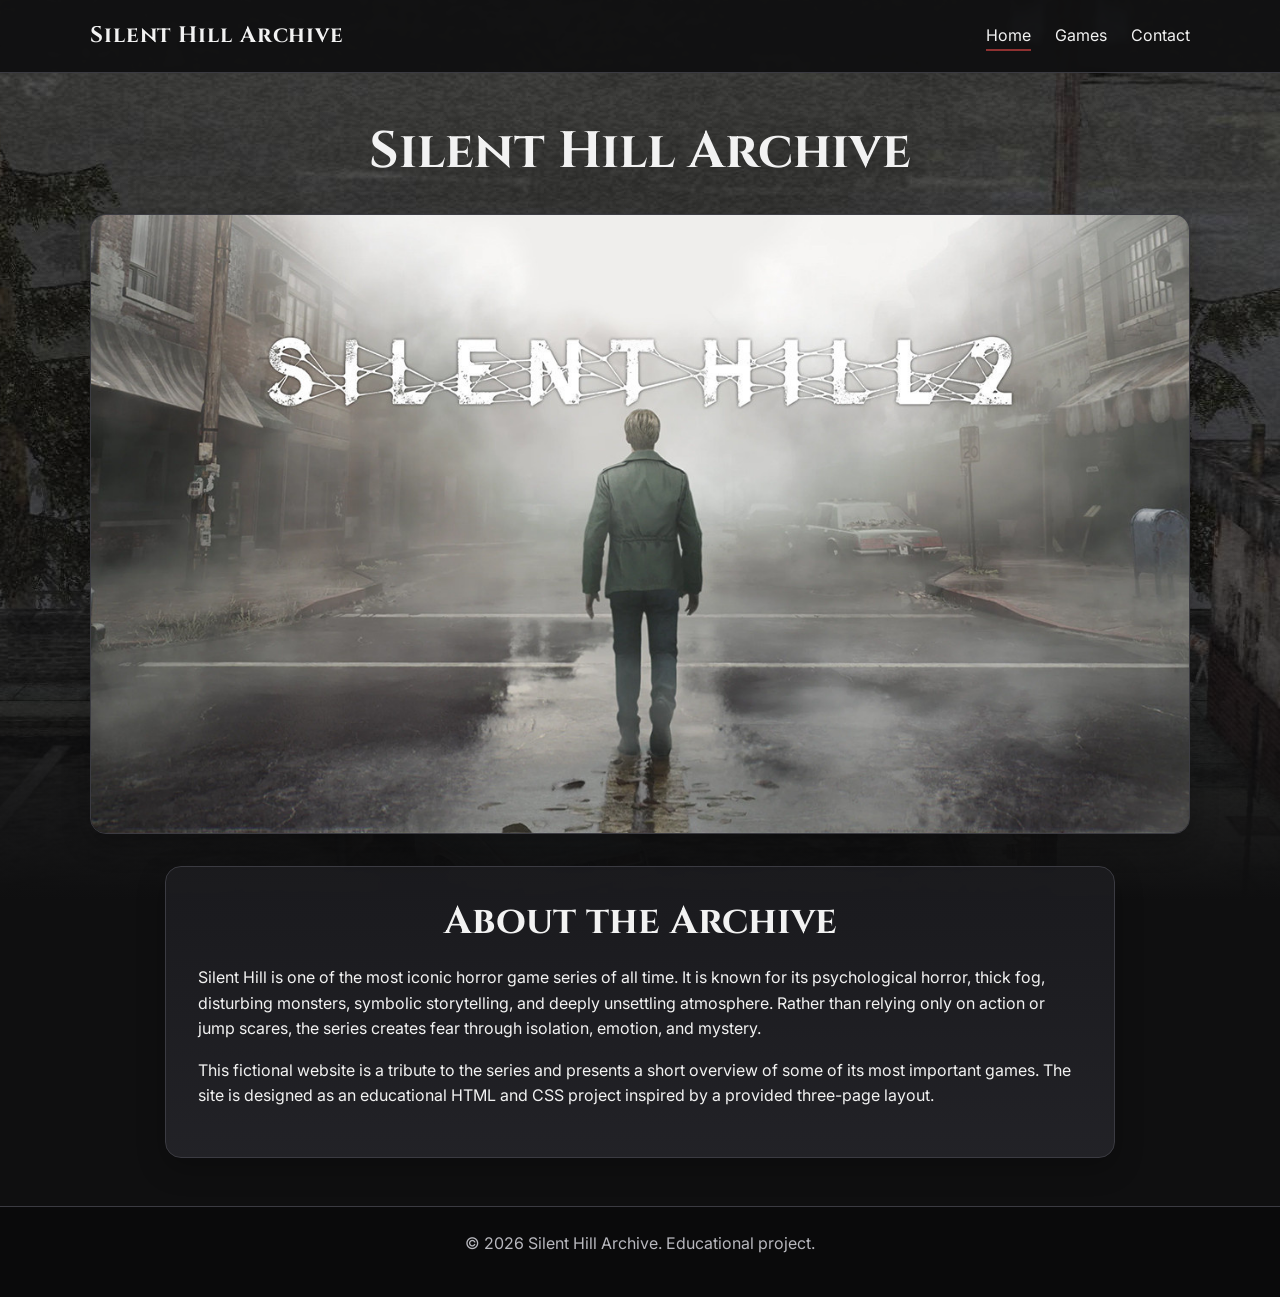
<file: index.html>
<!DOCTYPE html>
<html lang="en">

<head>
	<meta charset="UTF-8" />
	<meta name="viewport" content="width=device-width, initial-scale=1.0" />
	<meta name="description"
		content="Silent Hill Archive is a fictional fan-made site about the Silent Hill horror game series." />
	<title>Silent Hill Archive | Home</title>

	<link rel="preconnect" href="https://fonts.googleapis.com" />
	<link rel="preconnect" href="https://fonts.gstatic.com" crossorigin />
	<link href="https://fonts.googleapis.com/css2?family=Cinzel:wght@500;700&family=Inter:wght@400;500;700&display=swap"
		rel="stylesheet" />

	<link rel="stylesheet" href="assets/css/style.css" />
</head>

<body>
	<header class="site-header">
		<div class="container header-inner">
			<a class="logo" href="index.html">Silent Hill Archive</a>

			<nav class="site-nav" aria-label="Main navigation">
				<ul>
					<li><a class="active" href="pages/index.html">Home</a></li>
					<li><a href="pages/games.html">Games</a></li>
					<li><a href="pages/contact.html">Contact</a></li>
				</ul>
			</nav>
		</div>
	</header>

	<main>
		<section class="hero section">
			<div class="container">
				<h1 class="page-title">Silent Hill Archive</h1>

				<div class="hero-image-wrapper">
					<img src="assets/images/hero-home.jpg" alt="Foggy road and dark atmosphere inspired by Silent Hill"
						class="hero-image" />
				</div>

				<article class="content-box intro-box">
					<h2 class="section-title">About the Archive</h2>

					<p>
						Silent Hill is one of the most iconic horror game series of all time. It is
						known for its psychological horror, thick fog, disturbing monsters, symbolic
						storytelling, and deeply unsettling atmosphere. Rather than relying only on
						action or jump scares, the series creates fear through isolation, emotion,
						and mystery.
					</p>

					<p>
						This fictional website is a tribute to the series and presents a short overview
						of some of its most important games. The site is designed as an educational
						HTML and CSS project inspired by a provided three-page layout.
					</p>
				</article>
			</div>
		</section>
	</main>

	<footer class="site-footer">
		<div class="container">
			<p>&copy; 2026 Silent Hill Archive. Educational project.</p>
		</div>
	</footer>
</body>

</html>
</file>
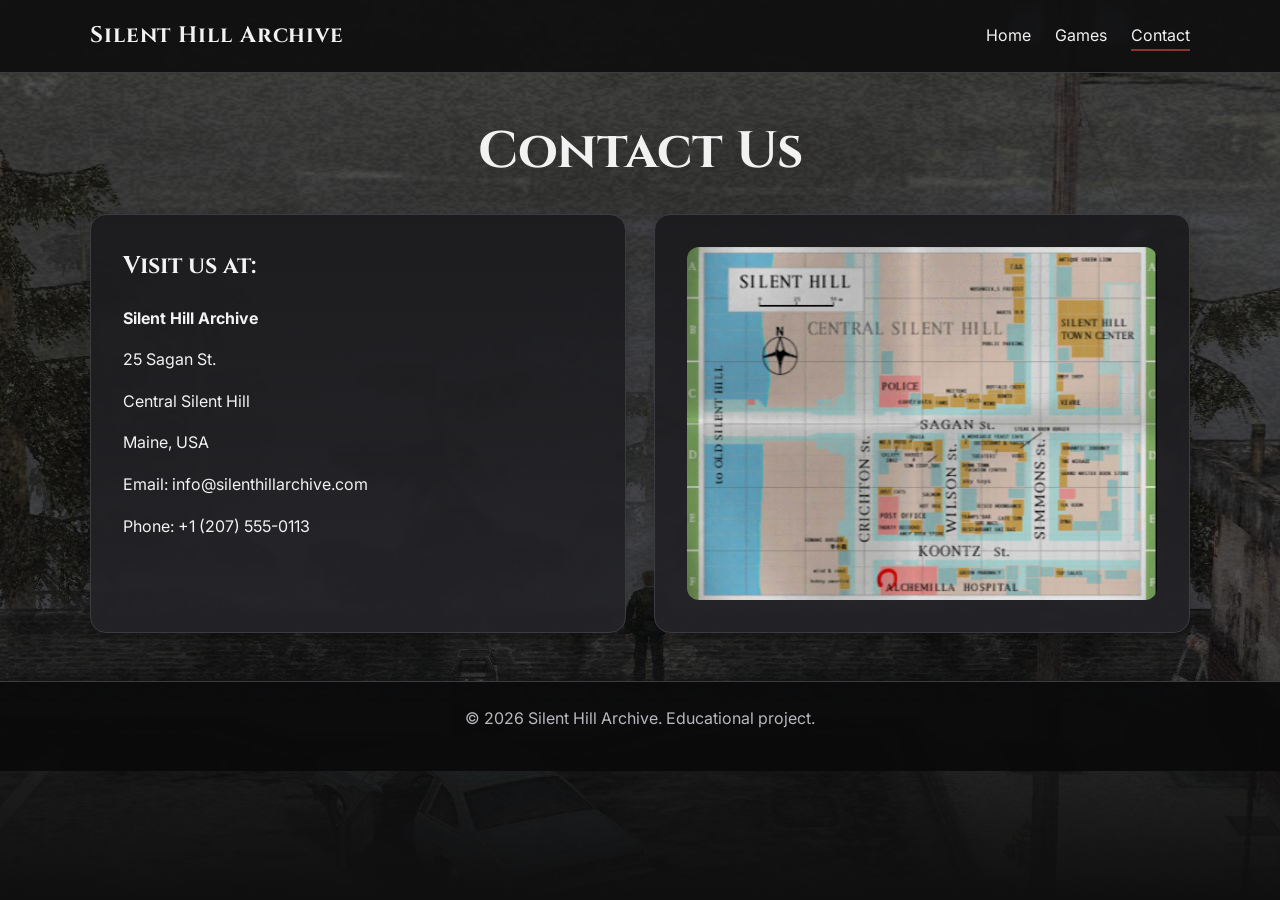
<file: pages/contact.html>
<!DOCTYPE html>
<html lang="en">
<head>
  <meta charset="UTF-8" />
  <meta name="viewport" content="width=device-width, initial-scale=1.0" />
  <meta name="description" content="Contact Silent Hill Archive." />
  <title>Silent Hill Archive | Contact</title>

  <link rel="preconnect" href="https://fonts.googleapis.com" />
  <link rel="preconnect" href="https://fonts.gstatic.com" crossorigin />
  <link href="https://fonts.googleapis.com/css2?family=Cinzel:wght@500;700&family=Inter:wght@400;500;700&display=swap" rel="stylesheet" />

  <link rel="stylesheet" href="../assets/css/style.css" />
</head>
<body>
  <header class="site-header">
    <div class="container header-inner">
      <a class="logo" href="../index.html">Silent Hill Archive</a>

      <nav class="site-nav" aria-label="Main navigation">
        <ul>
          <li><a href="../index.html">Home</a></li>
          <li><a href="games.html">Games</a></li>
          <li><a class="active" href="contact.html">Contact</a></li>
        </ul>
      </nav>
    </div>
  </header>

  <main>
    <section class="section">
      <div class="container">
        <h1 class="page-title">Contact Us</h1>

        <div class="contact-layout">
          <article class="content-box contact-info">
            <h2>Visit us at:</h2>
            <p><strong>Silent Hill Archive</strong></p>
            <p>25 Sagan St.</p>
            <p>Central Silent Hill</p>
            <p>Maine, USA</p>
            <p>Email: info@silenthillarchive.com</p>
            <p>Phone: +1 (207) 555-0113</p>
          </article>

          <section class="content-box map-box" aria-label="Map location">
            <img
              src="../assets/images/map-placeholder.jpg"
              alt="Map of Silent Hill showing the fictional location of Silent Hill Archive"
            />
          </section>
        </div>
      </div>
    </section>
  </main>

  <footer class="site-footer">
    <div class="container">
      <p>&copy; 2026 Silent Hill Archive. Educational project.</p>
    </div>
  </footer>
</body>
</html>
</file>
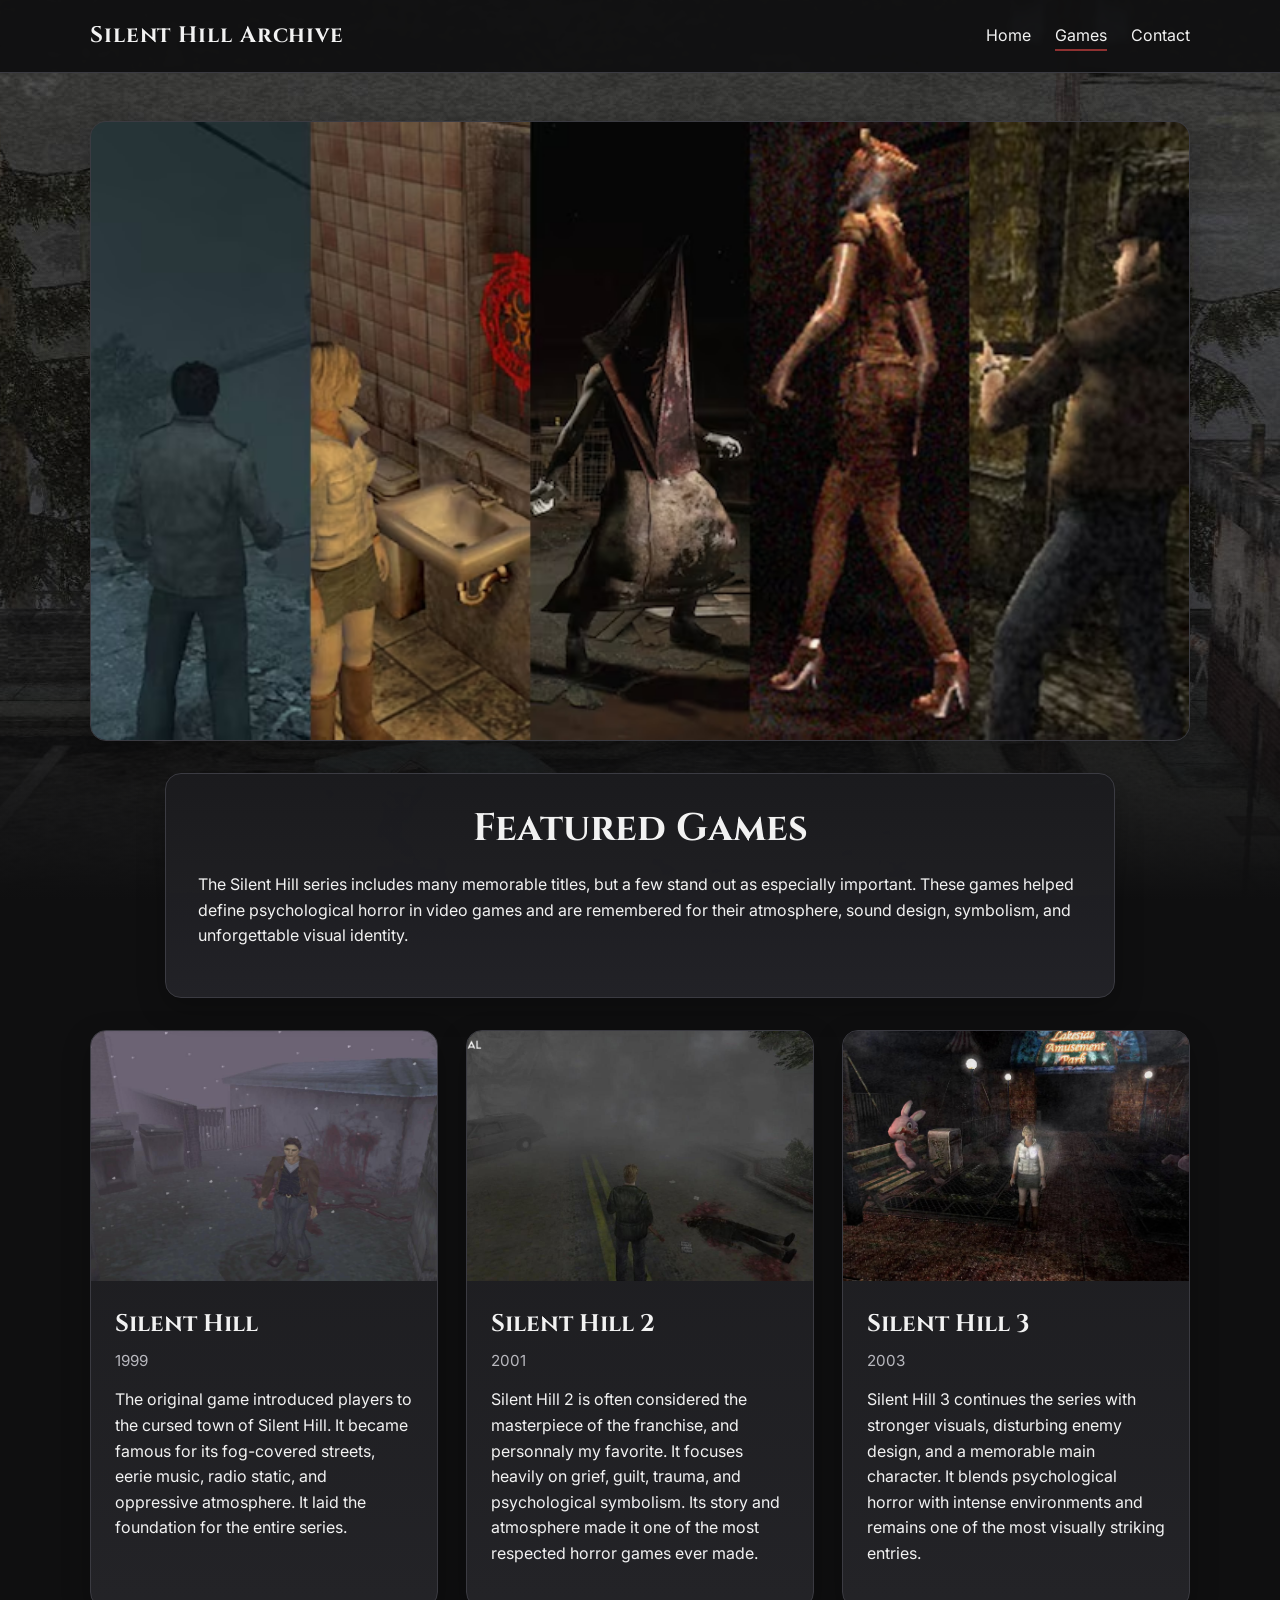
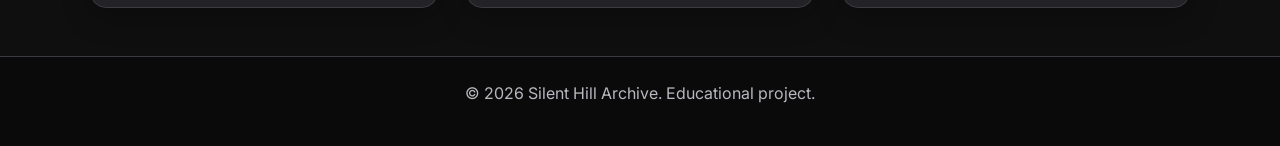
<file: pages/games.html>
<!DOCTYPE html>
<html lang="en">
<head>
  <meta charset="UTF-8" />
  <meta name="viewport" content="width=device-width, initial-scale=1.0" />
  <meta name="description" content="Featured Silent Hill games on Silent Hill Archive." />
  <title>Silent Hill Archive | Games</title>

  <link rel="preconnect" href="https://fonts.googleapis.com" />
  <link rel="preconnect" href="https://fonts.gstatic.com" crossorigin />
  <link href="https://fonts.googleapis.com/css2?family=Cinzel:wght@500;700&family=Inter:wght@400;500;700&display=swap" rel="stylesheet" />

  <link rel="stylesheet" href="../assets/css/style.css" />
</head>
<body>
  <header class="site-header">
    <div class="container header-inner">
      <a class="logo" href="../index.html">Silent Hill Archive</a>

      <nav class="site-nav" aria-label="Main navigation">
        <ul>
          <li><a href="../index.html">Home</a></li>
          <li><a class="active" href="games.html">Games</a></li>
          <li><a href="contact.html">Contact</a></li>
        </ul>
      </nav>
    </div>
  </header>

  <main>
    <section class="section">
      <div class="container">
        <div class="banner-wrapper">
          <img
            src="../assets/images/banner-games.jpg"
            alt="Dark Silent Hill inspired banner"
            class="banner-image"
          />
        </div>

        <article class="content-box page-intro">
          <h1 class="section-title">Featured Games</h1>
          <p>
            The Silent Hill series includes many memorable titles, but a few stand out as
            especially important. These games helped define psychological horror in video
            games and are remembered for their atmosphere, sound design, symbolism, and
            unforgettable visual identity.
          </p>
        </article>

        <section class="card-grid" aria-label="Featured Silent Hill games">
          <article class="game-card">
            <img
              src="../assets/images/sh1.jpg"
              alt="Silent Hill 1 cover inspired image"
              class="card-image"
            />
            <div class="card-content">
              <h2>Silent Hill</h2>
              <p class="game-year">1999</p>
              <p>
                The original game introduced players to the cursed town of Silent Hill.
                It became famous for its fog-covered streets, eerie music, radio static,
                and oppressive atmosphere. It laid the foundation for the entire series.
              </p>
            </div>
          </article>

          <article class="game-card">
            <img
              src="../assets/images/sh2.jpg"
              alt="Silent Hill 2 cover inspired image"
              class="card-image"
            />
            <div class="card-content">
              <h2>Silent Hill 2</h2>
              <p class="game-year">2001</p>
              <p>
                Silent Hill 2 is often considered the masterpiece of the franchise, and personnaly my favorite.
                It focuses heavily on grief, guilt, trauma, and psychological symbolism.
                Its story and atmosphere made it one of the most respected horror games ever made.
              </p>
            </div>
          </article>

          <article class="game-card">
            <img
              src="../assets/images/sh3.jpg"
              alt="Silent Hill 3 cover inspired image"
              class="card-image"
            />
            <div class="card-content">
              <h2>Silent Hill 3</h2>
              <p class="game-year">2003</p>
              <p>
                Silent Hill 3 continues the series with stronger visuals, disturbing enemy
                design, and a memorable main character. It blends psychological horror with
                intense environments and remains one of the most visually striking entries.
              </p>
            </div>
          </article>
        </section>
      </div>
    </section>
  </main>

  <footer class="site-footer">
    <div class="container">
      <p>&copy; 2026 Silent Hill Archive. Educational project.</p>
    </div>
  </footer>
</body>
</html>
</file>
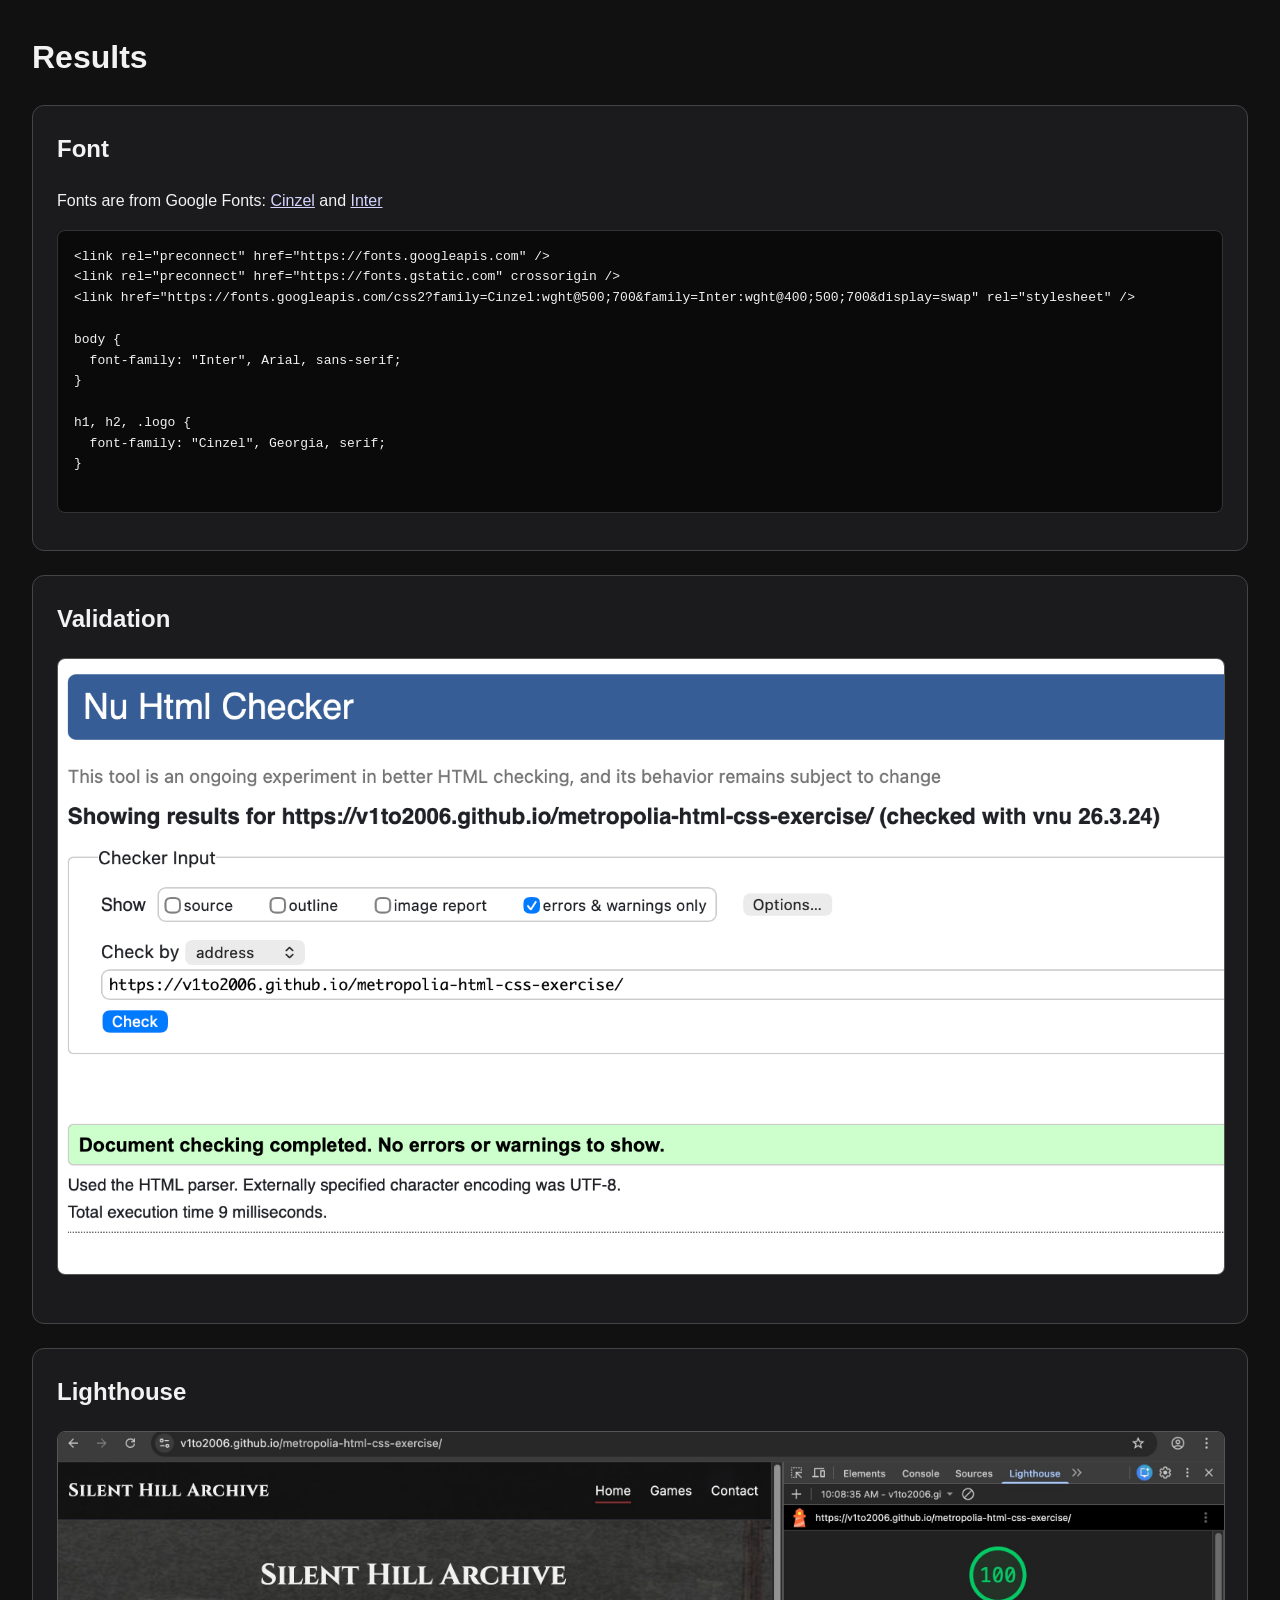
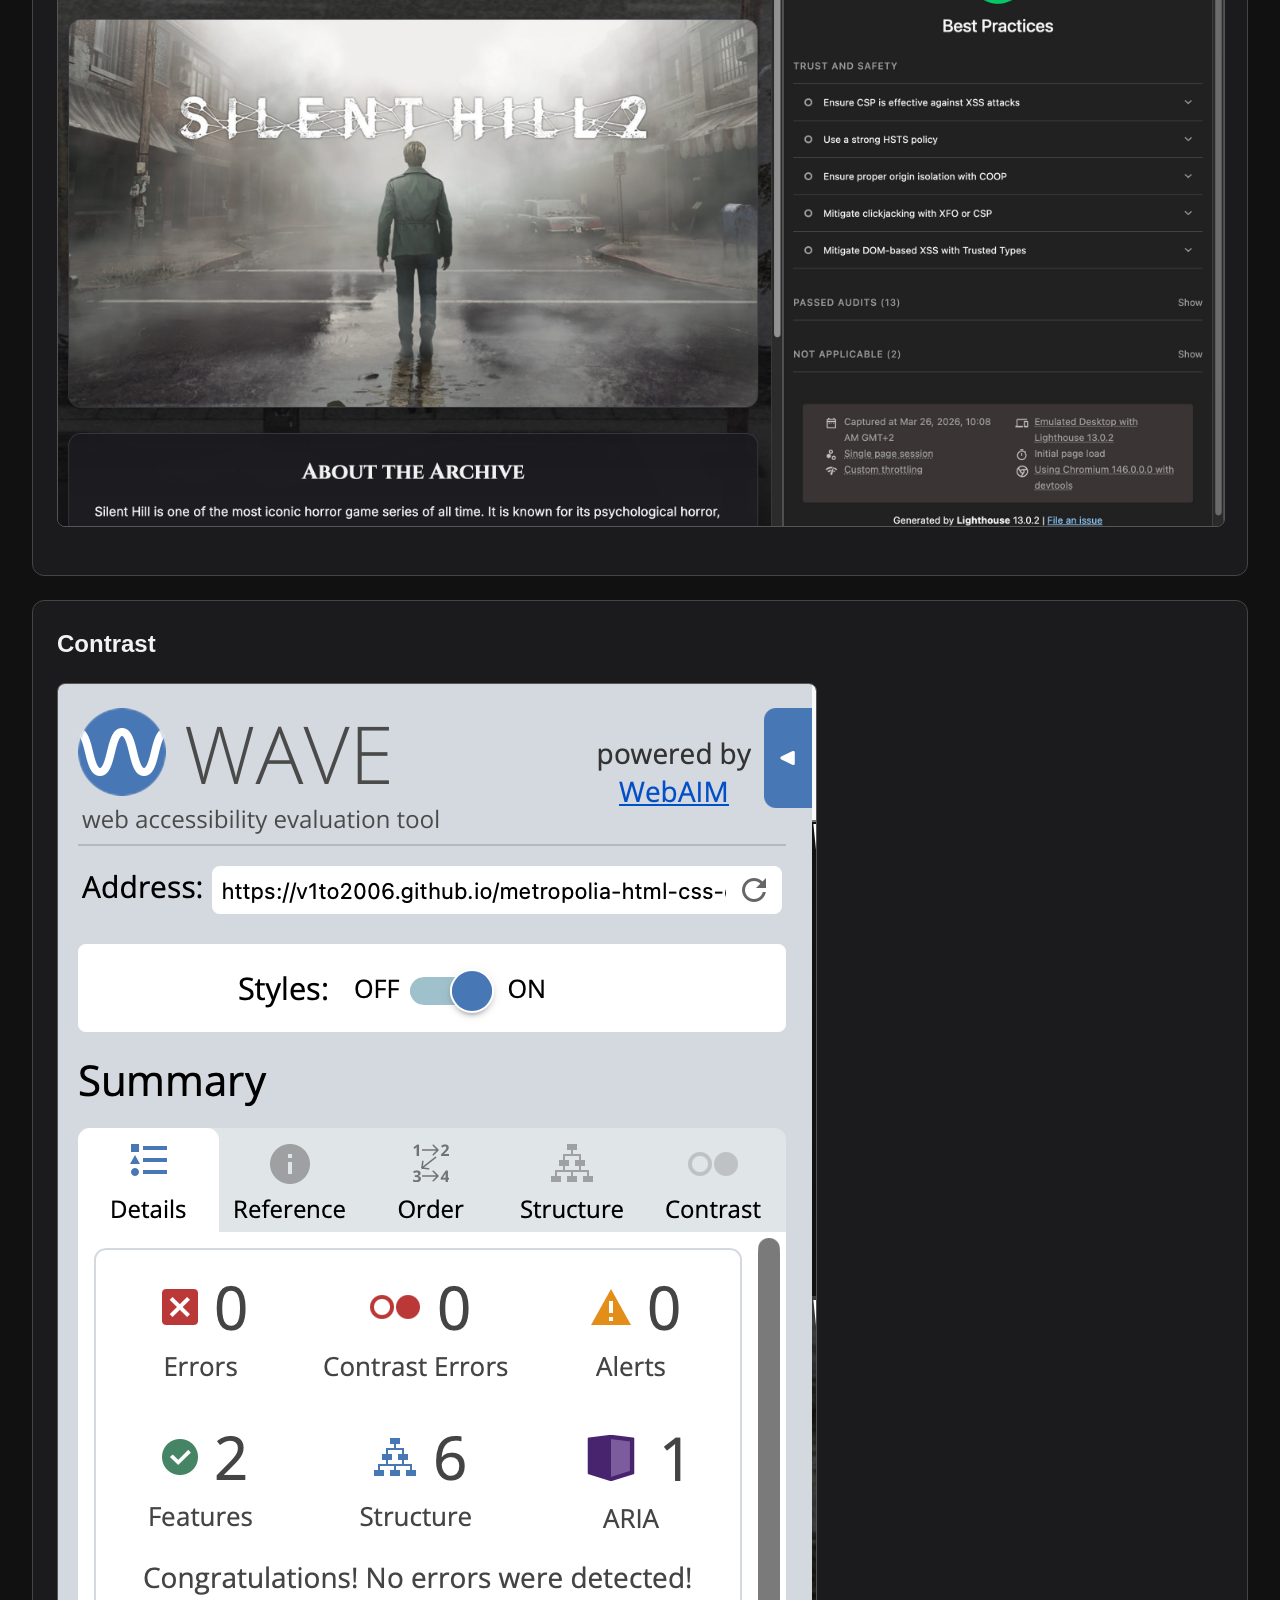
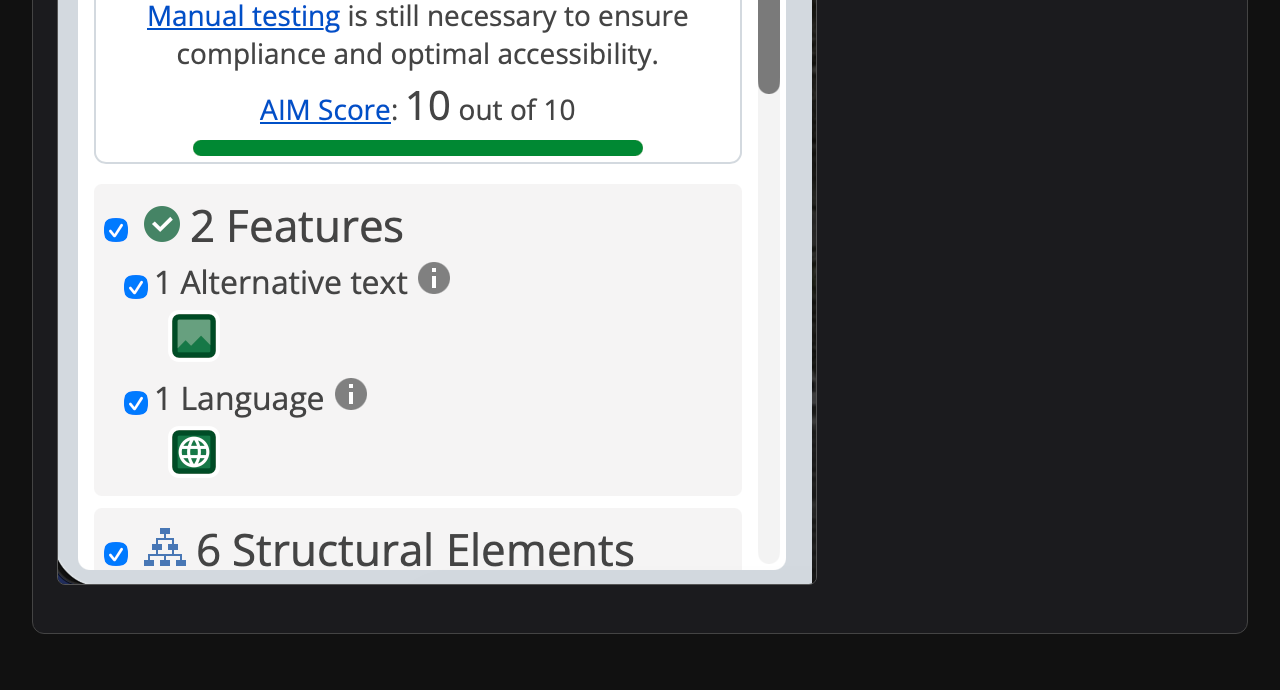
<file: pages/screenshots.html>
<!DOCTYPE html>
<html lang="en">

<head>
	<meta charset="UTF-8" />
	<meta name="viewport" content="width=device-width, initial-scale=1.0" />
	<title>Silent Hill Archive | Results</title>
	<style>
		body {
			margin: 0;
			padding: 32px;
			background: #111;
			color: #f2f2f2;
			font-family: Arial, sans-serif;
			line-height: 1.6;
		}

		h1,
		h2 {
			margin-top: 0;
		}

		section {
			background: #1b1b1e;
			border: 1px solid #444;
			border-radius: 12px;
			padding: 24px;
			margin-bottom: 24px;
		}

		img {
			max-width: 100%;
			height: auto;
			border: 1px solid #555;
			border-radius: 8px;
		}

		pre {
			background: #0a0a0a;
			border: 1px solid #333;
			border-radius: 8px;
			padding: 16px;
			overflow-x: auto;
		}

		a {
			color: #d4d4ff;
		}
	</style>
</head>

<body>
	<h1>Results</h1>

	<section>
		<h2>Font</h2>
		<p>
			Fonts are from Google Fonts:
			<a href="https://fonts.google.com/specimen/Cinzel" target="_blank" rel="noopener noreferrer">Cinzel</a>
			and
			<a href="https://fonts.google.com/specimen/Inter" target="_blank" rel="noopener noreferrer">Inter</a>
		</p>

		<pre>
&lt;link rel="preconnect" href="https://fonts.googleapis.com" /&gt;
&lt;link rel="preconnect" href="https://fonts.gstatic.com" crossorigin /&gt;
&lt;link href="https://fonts.googleapis.com/css2?family=Cinzel:wght@500;700&amp;family=Inter:wght@400;500;700&amp;display=swap" rel="stylesheet" /&gt;

body {
  font-family: "Inter", Arial, sans-serif;
}

h1, h2, .logo {
  font-family: "Cinzel", Georgia, serif;
}
    </pre>
	</section>

	<section>
		<h2>Validation</h2>
		<p>
			<img src="../assets/images/validator.png" alt="Validation result screenshot" />
		</p>
	</section>

	<section>
		<h2>Lighthouse</h2>
		<p>
			<img src="../assets/images/lighthouse.jpeg" alt="Lighthouse result screenshot" />
		</p>
	</section>

	<section>
		<h2>Contrast</h2>
		<p>
			<img src="../assets/images/contrast.png" alt="Contrast result screenshot" />
		</p>
	</section>
</body>

</html>
</file>
<file: assets/css/style.css>
:root {
  --bg-color: #0f0f10;
  --surface-color: #1b1b1e;
  --surface-color-light: #242428;
  --border-color: #3b3b42;
  --text-color: #f2f2f2;
  --muted-text-color: #b8b8be;
  --accent-color: #8f3131;
  --accent-hover: #aa4040;
  --footer-color: #0a0a0b;

  --font-heading: "Cinzel", Georgia, serif;
  --font-body: "Inter", Arial, sans-serif;

  --container-width: 1100px;
  --radius: 16px;
  --shadow: 0 10px 28px rgba(0, 0, 0, 0.25);
}

*,
*::before,
*::after {
  box-sizing: border-box;
}

html {
  scroll-behavior: smooth;
}

body {
  margin: 0;
  background-color: var(--bg-color);
  color: var(--text-color);
  font-family: var(--font-body);
  line-height: 1.6;
  min-height: 100vh;
  position: relative;
}

body::before {
  content: "";
  position: absolute;
  top: 0;
  left: 0;
  width: 100%;
  height: 900px;
  background-image: url("../images/page-bg.jpg");
  background-position: center top;
  background-repeat: no-repeat;
  background-size: cover;
  pointer-events: none;
  z-index: 0;
}

body::after {
  content: "";
  position: absolute;
  top: 0;
  left: 0;
  width: 100%;
  height: 900px;
  background: linear-gradient(
    to bottom,
    rgba(15, 15, 16, 0) 0%,
    rgba(15, 15, 16, 0.05) 18%,
    rgba(15, 15, 16, 0.12) 35%,
    rgba(15, 15, 16, 0.28) 52%,
    rgba(15, 15, 16, 0.5) 70%,
    rgba(15, 15, 16, 0.78) 86%,
    rgba(15, 15, 16, 1) 100%
  );
  pointer-events: none;
  z-index: 1;
}

header,
main,
footer {
  position: relative;
  z-index: 2;
}

img {
  display: block;
  width: 100%;
  max-width: 100%;
  height: auto;
}

a {
  color: var(--text-color);
  text-decoration: none;
}

h1,
h2,
p {
  margin-top: 0;
}

.container {
  width: min(100% - 32px, var(--container-width));
  margin: 0 auto;
}

.section {
  padding: 48px 0;
}

.site-header {
  background-color: rgba(15, 15, 16, 0.92);
  border-bottom: 1px solid var(--border-color);
  backdrop-filter: blur(2px);
}

.header-inner {
  display: flex;
  align-items: center;
  justify-content: space-between;
  gap: 24px;
  padding: 18px 0;
}

.logo {
  font-family: var(--font-heading);
  font-size: 1.4rem;
  font-weight: 700;
  letter-spacing: 0.04em;
}

.site-nav ul {
  display: flex;
  list-style: none;
  gap: 24px;
  margin: 0;
  padding: 0;
}

.site-nav a {
  padding-bottom: 4px;
  border-bottom: 2px solid transparent;
  transition: border-color 0.2s ease;
}

.site-nav a:hover,
.site-nav a.active {
  border-bottom-color: var(--accent-color);
}

.page-title,
.section-title {
  font-family: var(--font-heading);
  text-align: center;
  line-height: 1.2;
}

.page-title {
  font-size: clamp(2rem, 4vw, 3.3rem);
  margin-bottom: 32px;
}

.section-title {
  font-size: clamp(1.6rem, 3vw, 2.4rem);
  margin-bottom: 20px;
}

.hero-image-wrapper,
.banner-wrapper {
  margin-bottom: 32px;
}

.hero-image,
.banner-image {
  min-height: 300px;
  object-fit: cover;
  border: 1px solid var(--border-color);
  border-radius: var(--radius);
  box-shadow: var(--shadow);
}

.content-box {
  background: linear-gradient(180deg, rgba(27, 27, 30, 0.94), rgba(36, 36, 40, 0.94));
  border: 1px solid var(--border-color);
  border-radius: var(--radius);
  padding: 32px;
  box-shadow: var(--shadow);
  backdrop-filter: blur(2px);
}

.intro-box,
.page-intro {
  max-width: 950px;
  margin: 0 auto;
}

.card-grid {
  display: grid;
  grid-template-columns: repeat(3, 1fr);
  gap: 28px;
  margin-top: 32px;
}

.game-card {
  background: linear-gradient(180deg, rgba(27, 27, 30, 0.96), rgba(36, 36, 40, 0.96));
  border: 1px solid var(--border-color);
  border-radius: var(--radius);
  overflow: hidden;
  box-shadow: var(--shadow);
}

.card-image {
  height: 250px;
  object-fit: cover;
}

.card-content {
  padding: 24px;
}

.card-content h2 {
  font-family: var(--font-heading);
  font-size: 1.5rem;
  margin-bottom: 6px;
}

.game-year {
  color: var(--muted-text-color);
  font-size: 0.95rem;
  margin-bottom: 14px;
}

.contact-layout {
  display: grid;
  grid-template-columns: 1fr 1fr;
  gap: 28px;
  align-items: stretch;
}

.contact-info h2 {
  font-family: var(--font-heading);
  margin-bottom: 20px;
}

.map-box {
  min-height: 340px;
  overflow: hidden;
  display: flex;
  align-items: center;
  justify-content: center;
}

.map-box img {
  width: 100%;
  height: 100%;
  min-height: 300px;
  object-fit: cover;
  border-radius: 12px;
}

.site-footer {
  background-color: rgba(10, 10, 11, 0.92);
  border-top: 1px solid var(--border-color);
  text-align: center;
  padding: 24px 0;
  color: var(--muted-text-color);
  backdrop-filter: blur(2px);
}

@media (max-width: 900px) {
  .card-grid {
    grid-template-columns: 1fr;
  }

  .contact-layout {
    grid-template-columns: 1fr;
  }
}

@media (max-width: 700px) {
  .header-inner {
    flex-direction: column;
    align-items: flex-start;
  }

  .site-nav ul {
    flex-wrap: wrap;
    gap: 16px;
  }

  .hero-image,
  .banner-image {
    min-height: 220px;
  }

  body::before,
  body::after {
    height: 500px;
  }
}
</file>
